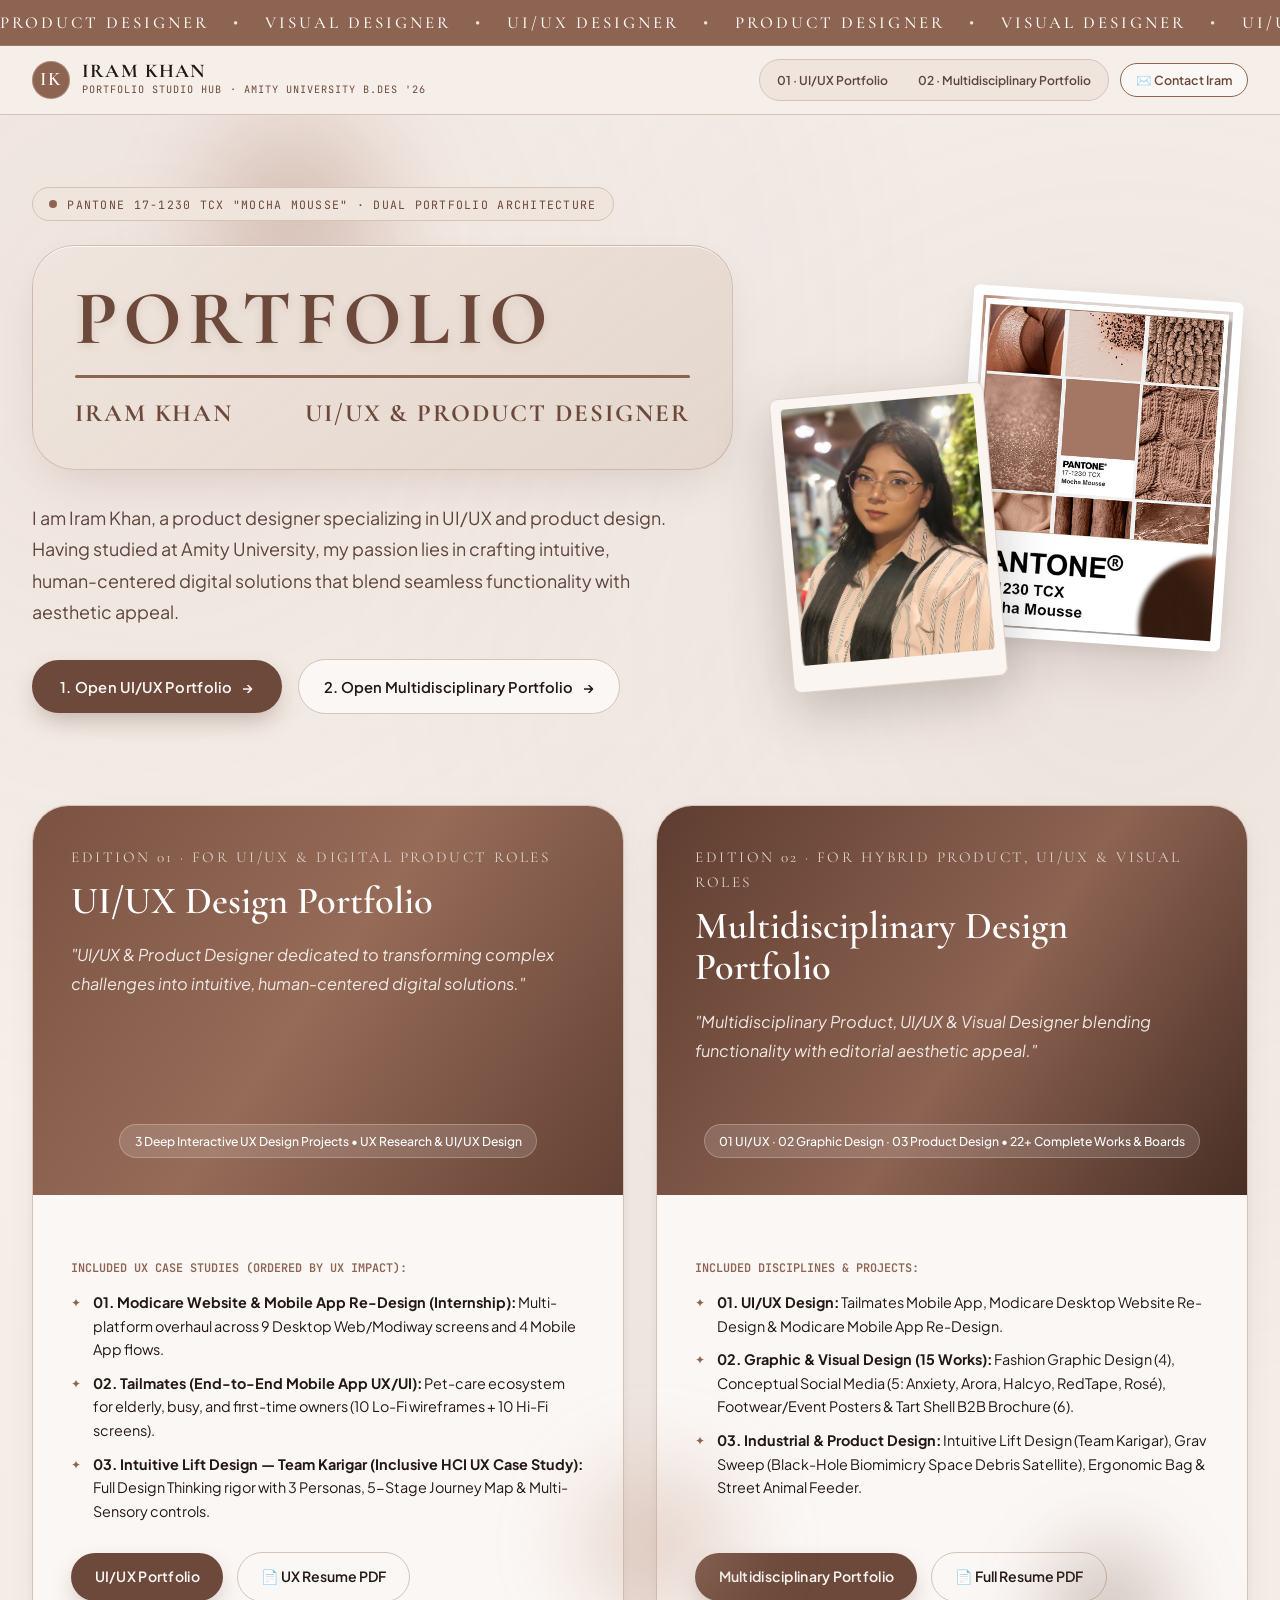
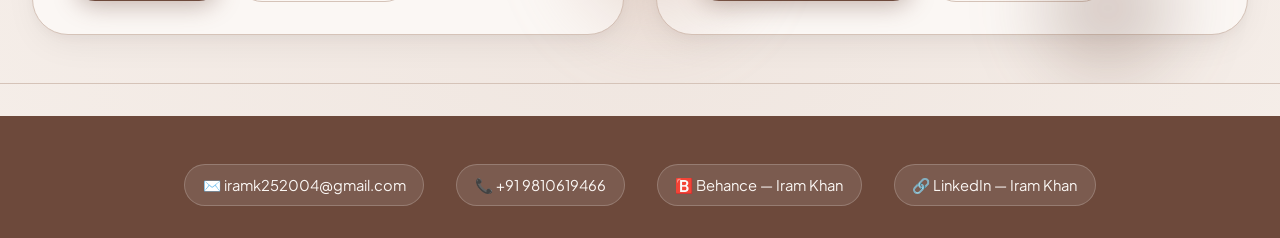
<file: index.html>
<!DOCTYPE html>
<html lang="en">
<head>
  <meta charset="UTF-8" />
  <meta name="viewport" content="width=device-width, initial-scale=1.0" />
  <title>Iram Khan — Design Portfolio Suite (UI/UX &amp; Multidisciplinary Editions)</title>
  <meta name="description" content="Official Portfolio Suite of Iram Khan — UI/UX Designer, Product Designer, and Visual Designer. Explore the UI/UX Portfolio or the Complete Multidisciplinary Portfolio." />
  <link rel="stylesheet" href="./assets/css/portfolio-system.css" />
</head>
<body>

  <!-- TOP MARQUEE RIBBON -->
  <div class="marquee-bar" aria-label="Portfolio Ticker">
    <div class="marquee-track">
      <div class="marquee-group">
        <span class="marquee-item">Product Designer <i class="butterfly-icon">•</i> Visual Designer <i class="butterfly-icon">•</i> UI/UX Designer <i class="butterfly-icon">•</i> Product Designer <i class="butterfly-icon">•</i> Visual Designer <i class="butterfly-icon">•</i> UI/UX Designer <i class="butterfly-icon">•</i> Product Designer <i class="butterfly-icon">•</i> Visual Designer <i class="butterfly-icon">•</i> UI/UX Designer <i class="butterfly-icon">•</i></span>
      </div>
      <div class="marquee-group" aria-hidden="true">
        <span class="marquee-item">Product Designer <i class="butterfly-icon">•</i> Visual Designer <i class="butterfly-icon">•</i> UI/UX Designer <i class="butterfly-icon">•</i> Product Designer <i class="butterfly-icon">•</i> Visual Designer <i class="butterfly-icon">•</i> UI/UX Designer <i class="butterfly-icon">•</i> Product Designer <i class="butterfly-icon">•</i> Visual Designer <i class="butterfly-icon">•</i> UI/UX Designer <i class="butterfly-icon">•</i></span>
      </div>
    </div>
  </div>

  <!-- HEADER -->
  <header class="site-header">
    <div class="nav-inner">
      <a href="./index.html" class="brand-identity">
        <span class="brand-monogram">IK</span>
        <div class="brand-text">
          <span class="brand-name">IRAM KHAN</span>
          <span class="brand-role-tag">Portfolio Studio Hub · Amity University B.Des '26</span>
        </div>
      </a>

      <div class="nav-actions">
        <div class="portfolio-mode-pill">
          <a href="./ui-ux-portfolio/index.html" class="mode-link">01 · UI/UX Portfolio</a>
          <a href="./multidisciplinary-portfolio/index.html" class="mode-link">02 · Multidisciplinary Portfolio</a>
        </div>
        <button type="button" data-contact-modal-open class="btn-print-pdf">✉️ Contact Iram</button>
      </div>
    </div>
  </header>

  <main>
    <section class="hero-editorial" style="padding-bottom:3rem;">
      <div class="ambient-orb ambient-orb-1"></div>
      <div class="ambient-orb ambient-orb-2"></div>
      <div class="ambient-orb ambient-orb-3"></div>

      <div class="container">
        <div class="hero-grid" style="margin-bottom:3.5rem;">
          <div class="hero-copy">
            <div class="hero-eyebrow">
              <span class="eyebrow-dot"></span>
              <span>PANTONE 17-1230 TCX "MOCHA MOUSSE" · DUAL PORTFOLIO ARCHITECTURE</span>
            </div>

            <div class="portfolio-plaque">
              <h1 class="plaque-display-title">PORTFOLIO</h1>
              <div class="plaque-divider"></div>
              <div class="plaque-subbar">
                <span>IRAM KHAN</span>
                <span>UI/UX &amp; PRODUCT DESIGNER</span>
              </div>
            </div>

            <p class="hero-lead">
              I am Iram Khan, a product designer specializing in UI/UX and product design. Having studied at Amity University, my passion lies in crafting intuitive, human-centered digital solutions that blend seamless functionality with aesthetic appeal.
            </p>

            <div class="hero-cta-row">
              <a href="./ui-ux-portfolio/index.html" class="btn-primary">
                <span>1. Open UI/UX Portfolio</span>
                <span>→</span>
              </a>
              <a href="./multidisciplinary-portfolio/index.html" class="btn-secondary">
                <span>2. Open Multidisciplinary Portfolio</span>
                <span>→</span>
              </a>
            </div>
          </div>

          <div class="hero-visual-stage">
            <div class="pantone-card-wrapper">
              <img src="./assets/extracted/pantone-mocha-card.png" alt="Pantone 17-1230 TCX Mocha Mousse" />
            </div>
            <div class="polaroid-floating-card">
              <img src="./assets/subject%20pic/IMG_20261025_223427.jpg" alt="Iram Khan Portrait" />
            </div>
          </div>
        </div>

        <!-- TWO STANDALONE PORTFOLIO LAUNCHER CARDS -->
        <div class="launcher-edition-grid">
          <!-- EDITION 01: UI/UX -->
          <div class="case-study-block">
            <div class="cs-hero-banner">
              <div>
                <span class="cs-category-label">EDITION 01 · FOR UI/UX &amp; DIGITAL PRODUCT ROLES</span>
                <h2 class="cs-title" style="font-size:2.4rem;">UI/UX Design Portfolio</h2>
                <p class="cs-summary" style="margin-bottom:0;">
                  <em>"UI/UX &amp; Product Designer dedicated to transforming complex challenges into intuitive, human-centered digital solutions."</em>
                </p>
              </div>
              <div class="cs-meta-pills">
                <span class="cs-pill">3 Deep Interactive UX Design Projects • UX Research &amp; UI/UX Design</span>
              </div>
            </div>
            <div class="cs-body">
              <div>
                <p style="font-family:var(--font-mono); font-size:0.74rem; text-transform:uppercase; color:var(--mocha-primary); margin-bottom:0.75rem; font-weight:600;">Included UX Case Studies (Ordered by UX Impact):</p>
                <ul class="ux-list" style="margin-bottom:1.75rem;">
                  <li><strong>01. Modicare Website &amp; Mobile App Re-Design (Internship):</strong> Multi-platform overhaul across 9 Desktop Web/Modiway screens and 4 Mobile App flows.</li>
                  <li><strong>02. Tailmates (End-to-End Mobile App UX/UI):</strong> Pet-care ecosystem for elderly, busy, and first-time owners (10 Lo-Fi wireframes + 10 Hi-Fi screens).</li>
                  <li><strong>03. Intuitive Lift Design — Team Karigar (Inclusive HCI UX Case Study):</strong> Full Design Thinking rigor with 3 Personas, 5-Stage Journey Map &amp; Multi-Sensory controls.</li>
                </ul>
              </div>
              <div class="launcher-cta-row">
                <a href="./ui-ux-portfolio/index.html" class="btn-primary">UI/UX Portfolio</a>
                <a href="./assets/portfolio-cv/cv/CV-%20Iram%20khan.pdf" target="_blank" rel="noopener noreferrer" class="btn-secondary">📄 UX Resume PDF</a>
              </div>
            </div>
          </div>

          <!-- EDITION 02: MULTIDISCIPLINARY -->
          <div class="case-study-block">
            <div class="cs-hero-banner" style="background:linear-gradient(125deg, #5E3D30 0%, #8D6352 55%, #482E24 100%);">
              <div>
                <span class="cs-category-label">EDITION 02 · FOR HYBRID PRODUCT, UI/UX &amp; VISUAL ROLES</span>
                <h2 class="cs-title" style="font-size:2.4rem;">Multidisciplinary Design Portfolio</h2>
                <p class="cs-summary" style="margin-bottom:0;">
                  <em>"Multidisciplinary Product, UI/UX &amp; Visual Designer blending functionality with editorial aesthetic appeal."</em>
                </p>
              </div>
              <div class="cs-meta-pills">
                <span class="cs-pill">01 UI/UX · 02 Graphic Design · 03 Product Design • 22+ Complete Works &amp; Boards</span>
              </div>
            </div>
            <div class="cs-body">
              <div>
                <p style="font-family:var(--font-mono); font-size:0.74rem; text-transform:uppercase; color:var(--mocha-primary); margin-bottom:0.75rem; font-weight:600;">Included Disciplines &amp; Projects:</p>
                <ul class="ux-list" style="margin-bottom:1.75rem;">
                  <li><strong>01. UI/UX Design:</strong> Tailmates Mobile App, Modicare Desktop Website Re-Design &amp; Modicare Mobile App Re-Design.</li>
                  <li><strong>02. Graphic &amp; Visual Design (15 Works):</strong> Fashion Graphic Design (4), Conceptual Social Media (5: Anxiety, Arora, Halcyo, RedTape, Rosé), Footwear/Event Posters &amp; Tart Shell B2B Brochure (6).</li>
                  <li><strong>03. Industrial &amp; Product Design:</strong> Intuitive Lift Design (Team Karigar), Grav Sweep (Black-Hole Biomimicry Space Debris Satellite), Ergonomic Bag &amp; Street Animal Feeder.</li>
                </ul>
              </div>
              <div class="launcher-cta-row">
                <a href="./multidisciplinary-portfolio/index.html" class="btn-primary">Multidisciplinary Portfolio</a>
                <a href="./assets/portfolio-cv/cv/CV-%20Iram%20khan.pdf" target="_blank" rel="noopener noreferrer" class="btn-secondary">📄 Full Resume PDF</a>
              </div>
            </div>
          </div>
        </div>
      </div>
    </section>
  </main>

  <footer class="site-footer" style="margin-top:2rem; padding:3rem 0 2rem;">
    <div class="container">
      <div class="footer-contact-bar" style="border-top:none; padding-top:0;">
        <a href="mailto:iramk252004@gmail.com" class="footer-contact-link">✉️ iramk252004@gmail.com</a>
        <a href="tel:+919810619466" class="footer-contact-link">📞 +91 9810619466</a>
        <a href="https://www.behance.net/iramkhan39" target="_blank" rel="noopener noreferrer" class="footer-contact-link">🅱️ Behance — Iram Khan</a>
        <a href="https://www.linkedin.com/in/iram-khan-332404249" target="_blank" rel="noopener noreferrer" class="footer-contact-link">🔗 LinkedIn — Iram Khan</a>
      </div>
    </div>
  </footer>

  <script src="./assets/js/portfolio-system.js"></script>
</body>
</html>
</file>
<file: assets/css/portfolio-system.css>
/* ==========================================================================
   IRAM KHAN — PANTONE 17-1230 TCX "MOCHA MOUSSE" EDITORIAL DESIGN SYSTEM
   Supports:
   1. /ui-ux-portfolio/ (Targeted UI/UX & Digital Product Design Portfolio)
   2. /multidisciplinary-portfolio/ (Multidisciplinary UI/UX, Graphic & Product Portfolio)
   3. /index.html (Unified Portfolio Studio Switcher & Hub)
   ========================================================================== */

@import url('https://fonts.googleapis.com/css2?family=Cormorant+Garamond:ital,wght@0,400;0,500;0,600;0,700;1,400;1,600&family=Plus+Jakarta+Sans:wght@300;400;500;600;700&family=JetBrains+Mono:wght@400;500&display=swap');

:root {
  /* Pantone 17-1230 TCX Mocha Mousse Palette */
  --mocha-primary: #8D6352;
  --mocha-deep: #6D493B;
  --mocha-darkest: #2B1E1A;
  --mocha-mousse: #A47864;
  --mocha-soft: #C49F8E;
  --mocha-tint: #DFCFC6;
  --cream-bg: #F6EFEA;
  --cream-elevated: #FBF7F4;
  --cream-card: #EFE5DD;
  --parchment-border: #D5C3B8;
  --espresso-ink: #241814;
  --espresso-muted: #5C463E;
  --espresso-subtle: #846A60;
  --terracotta-accent: #B85D43;
  --sage-accent: #4A6B5B;
  --gold-accent: #C89B57;

  /* Typography */
  --font-display: 'Cormorant Garamond', Georgia, serif;
  --font-sans: 'Plus Jakarta Sans', -apple-system, BlinkMacSystemFont, sans-serif;
  --font-mono: 'JetBrains Mono', monospace;

  /* Shadows & Radii */
  --shadow-soft: 0 12px 36px -8px rgba(43, 30, 26, 0.08), 0 4px 12px -2px rgba(43, 30, 26, 0.04);
  --shadow-elevated: 0 24px 56px -12px rgba(43, 30, 26, 0.16), 0 6px 18px -4px rgba(43, 30, 26, 0.08);
  --shadow-device: 0 28px 60px -15px rgba(28, 18, 14, 0.28), 0 0 0 1px rgba(43, 30, 26, 0.12);
  --radius-sm: 10px;
  --radius-md: 18px;
  --radius-lg: 26px;
  --radius-xl: 36px;
  --radius-pill: 999px;

  /* Layout */
  --container-max: 1320px;
  --transition-smooth: all 0.35s cubic-bezier(0.22, 1, 0.36, 1);
}

*, *::before, *::after {
  box-sizing: border-box;
  margin: 0;
  padding: 0;
}

html {
  scroll-behavior: smooth;
  font-size: 16px;
  background-color: var(--cream-bg);
  color: var(--espresso-ink);
  overflow-x: clip;
  max-width: 100vw;
}

body {
  font-family: var(--font-sans);
  background-color: var(--cream-bg);
  background-image: 
    radial-gradient(circle at 12% 18%, rgba(164, 120, 100, 0.10) 0%, transparent 42%),
    radial-gradient(circle at 88% 35%, rgba(141, 99, 82, 0.09) 0%, transparent 48%),
    radial-gradient(circle at 50% 85%, rgba(164, 120, 100, 0.08) 0%, transparent 50%);
  color: var(--espresso-ink);
  line-height: 1.65;
  overflow-x: clip;
  max-width: 100vw;
  -webkit-font-smoothing: antialiased;
}

main, section, footer {
  max-width: 100vw;
  overflow-x: clip;
}

section[id],
article[id],
.case-study-block {
  scroll-margin-top: 90px;
}

img {
  max-width: 100%;
  height: auto;
  display: block;
}

a {
  color: inherit;
  text-decoration: none;
  transition: var(--transition-smooth);
}

button {
  font-family: inherit;
  cursor: pointer;
  border: none;
  background: none;
}

.container {
  max-width: var(--container-max);
  margin: 0 auto;
  padding: 0 2rem;
}

/* ==========================================================================
   SIGNATURE MOCHA MOUSSE MARQUEE TICKER (FROM SLICE 1)
   ========================================================================== */
.marquee-bar {
  background-color: var(--mocha-primary);
  color: var(--cream-elevated);
  padding: 0.55rem 0;
  overflow: hidden;
  position: relative;
  border-bottom: 1px solid rgba(255, 255, 255, 0.14);
  z-index: 100;
}

.marquee-track {
  display: flex;
  width: max-content;
  will-change: transform;
  animation: marqueeScroll 28s linear infinite;
}

.marquee-bar:hover .marquee-track {
  animation-play-state: paused;
}

.marquee-group {
  display: flex;
  align-items: center;
  flex-shrink: 0;
}

.marquee-item {
  font-family: var(--font-display);
  font-size: 1.05rem;
  font-weight: 500;
  letter-spacing: 0.18em;
  text-transform: uppercase;
  padding-right: 1.5rem;
  display: inline-flex;
  align-items: center;
  gap: 1.5rem;
  white-space: nowrap;
  flex-shrink: 0;
}

.butterfly-icon {
  display: inline-block;
  font-style: normal;
  opacity: 0.85;
  transform: translateY(-1px);
}

@keyframes marqueeScroll {
  0% { transform: translate3d(0, 0, 0); }
  100% { transform: translate3d(-50%, 0, 0); }
}

/* ==========================================================================
   STICKY EDITORIAL NAVIGATION & PORTFOLIO SWITCHER
   ========================================================================== */
.site-header {
  position: sticky;
  top: 0;
  z-index: 950;
  background: rgba(246, 239, 234, 0.88);
  backdrop-filter: blur(16px);
  -webkit-backdrop-filter: blur(16px);
  border-bottom: 1px solid var(--parchment-border);
  transition: transform 0.3s cubic-bezier(0.22, 1, 0.36, 1), box-shadow 0.3s ease, background-color 0.3s ease;
  will-change: transform;
}

.site-header.nav-hidden {
  transform: translateY(-110%);
}

.site-header.nav-scrolled {
  transform: translateY(0);
  background: rgba(246, 239, 234, 0.96);
  box-shadow: var(--shadow-soft);
}

.nav-inner {
  max-width: var(--container-max);
  margin: 0 auto;
  padding: 0.8rem 2rem;
  display: flex;
  align-items: center;
  justify-content: space-between;
  gap: 1rem;
  flex-wrap: nowrap;
}

.brand-identity {
  display: flex;
  align-items: center;
  gap: 0.75rem;
  flex-shrink: 0;
}

.brand-monogram {
  width: 38px;
  height: 38px;
  border-radius: 50%;
  background: var(--mocha-primary);
  color: var(--cream-elevated);
  font-family: var(--font-display);
  font-size: 1.2rem;
  font-weight: 600;
  display: flex;
  align-items: center;
  justify-content: center;
  letter-spacing: 0.04em;
  box-shadow: inset 0 0 0 1px rgba(255,255,255,0.25);
}

.brand-text {
  display: flex;
  flex-direction: column;
}

.brand-name {
  font-family: var(--font-display);
  font-size: 1.22rem;
  font-weight: 700;
  letter-spacing: 0.06em;
  line-height: 1.1;
  color: var(--espresso-ink);
}

.brand-role-tag {
  font-family: var(--font-mono);
  font-size: 0.64rem;
  text-transform: uppercase;
  letter-spacing: 0.1em;
  color: var(--mocha-deep);
}

.nav-links {
  display: flex;
  align-items: center;
  gap: 0.95rem;
  list-style: none;
  flex-shrink: 0;
}

.nav-links a {
  font-size: 0.81rem;
  font-weight: 500;
  color: var(--espresso-muted);
  position: relative;
  padding: 0.25rem 0;
  white-space: nowrap;
}

.nav-links a::after {
  content: '';
  position: absolute;
  left: 0;
  bottom: 0;
  width: 0;
  height: 1.5px;
  background: var(--mocha-primary);
  transition: width 0.28s ease;
}

.nav-links a:hover,
.nav-links a.active {
  color: var(--espresso-ink);
  font-weight: 600;
}

.nav-links a:hover::after,
.nav-links a.active::after {
  width: 100%;
}

.nav-actions {
  display: flex;
  align-items: center;
  gap: 0.65rem;
}

.portfolio-mode-pill {
  display: inline-flex;
  align-items: center;
  background: var(--cream-card);
  border: 1px solid var(--parchment-border);
  border-radius: var(--radius-pill);
  padding: 0.22rem;
  gap: 0.2rem;
}

.mode-link {
  font-size: 0.76rem;
  font-weight: 600;
  padding: 0.42rem 0.85rem;
  border-radius: var(--radius-pill);
  color: var(--espresso-muted);
  transition: var(--transition-smooth);
  white-space: nowrap;
}

.mode-link.active {
  background: var(--mocha-primary);
  color: var(--cream-elevated);
  box-shadow: 0 2px 8px rgba(109, 73, 59, 0.25);
}

.mode-link:hover:not(.active) {
  color: var(--espresso-ink);
  background: rgba(164, 120, 100, 0.12);
}

.btn-print-pdf {
  display: inline-flex;
  align-items: center;
  gap: 0.45rem;
  font-size: 0.78rem;
  font-weight: 600;
  padding: 0.5rem 0.95rem;
  border-radius: var(--radius-pill);
  border: 1px solid var(--mocha-primary);
  color: var(--mocha-deep);
  background: var(--cream-elevated);
  transition: var(--transition-smooth);
}

.btn-print-pdf:hover {
  background: var(--mocha-darkest);
  color: var(--cream-elevated);
  border-color: var(--mocha-darkest);
}

/* ==========================================================================
   HERO SECTION (INSPIRED BY SLICE 1 & SLICE 2 MOCHA MOUSSE BOARD)
   ========================================================================== */
.hero-editorial {
  position: relative;
  padding: 4.5rem 0 5rem;
  overflow: hidden;
  border-bottom: 1px solid var(--parchment-border);
}

/* Soft floating Mocha Mousse ambient spheres from Slice 1 */
.ambient-orb {
  position: absolute;
  border-radius: 50%;
  filter: blur(28px);
  pointer-events: none;
  z-index: 0;
}

.ambient-orb-1 {
  width: 280px;
  height: 280px;
  background: radial-gradient(circle, rgba(164, 120, 100, 0.38) 0%, rgba(164, 120, 100, 0) 72%);
  top: -40px;
  left: 12%;
}

.ambient-orb-2 {
  width: 240px;
  height: 240px;
  background: radial-gradient(circle, rgba(196, 159, 142, 0.42) 0%, rgba(196, 159, 142, 0) 72%);
  bottom: 20px;
  left: 42%;
}

.ambient-orb-3 {
  width: 190px;
  height: 190px;
  background: radial-gradient(circle, rgba(109, 73, 59, 0.32) 0%, rgba(109, 73, 59, 0) 75%);
  bottom: -20px;
  right: 6%;
}

.hero-grid {
  position: relative;
  z-index: 1;
  display: grid;
  grid-template-columns: 1.2fr 0.8fr;
  gap: 3rem;
  align-items: center;
}

.hero-grid > *,
.cs-hero-banner > *,
.ux-narrative-grid > *,
.cv-bento-grid > *,
.toc-polaroid-grid > * {
  min-width: 0;
  max-width: 100%;
}

.hero-eyebrow {
  display: inline-flex;
  align-items: center;
  gap: 0.65rem;
  padding: 0.4rem 1rem;
  border-radius: var(--radius-pill);
  background: var(--cream-card);
  border: 1px solid var(--parchment-border);
  font-family: var(--font-mono);
  font-size: 0.72rem;
  text-transform: uppercase;
  letter-spacing: 0.11em;
  color: var(--mocha-deep);
  margin-bottom: 1.5rem;
  max-width: 100%;
}

.eyebrow-dot {
  width: 8px;
  height: 8px;
  border-radius: 50%;
  background: var(--mocha-primary);
}

/* Signature Pill Plaque from Slice 1 */
.portfolio-plaque {
  background: linear-gradient(145deg, rgba(239, 229, 221, 0.92), rgba(226, 211, 200, 0.85));
  border: 1px solid rgba(141, 99, 82, 0.28);
  border-radius: 42px;
  padding: 2.2rem 2.6rem;
  box-shadow: 
    0 20px 45px -15px rgba(109, 73, 59, 0.18),
    inset 0 1px 0 rgba(255, 255, 255, 0.7);
  margin-bottom: 2rem;
}

.plaque-display-title {
  font-family: var(--font-display);
  font-size: clamp(3.1rem, 6vw, 5.2rem);
  font-weight: 700;
  letter-spacing: 0.08em;
  line-height: 0.98;
  color: var(--mocha-deep);
  text-transform: uppercase;
  text-shadow: 0 3px 10px rgba(109, 73, 59, 0.14);
}

.plaque-divider {
  height: 2.5px;
  background: var(--mocha-primary);
  margin: 1.15rem 0 0.95rem;
  border-radius: 2px;
}

.plaque-subbar {
  display: flex;
  align-items: center;
  justify-content: space-between;
  gap: 1rem;
  flex-wrap: wrap;
  font-family: var(--font-display);
  font-size: clamp(1.15rem, 2vw, 1.55rem);
  font-weight: 700;
  letter-spacing: 0.08em;
  text-transform: uppercase;
  color: var(--mocha-deep);
}

.hero-lead {
  font-size: 1.12rem;
  color: var(--espresso-muted);
  max-width: 640px;
  margin-bottom: 2rem;
  line-height: 1.75;
}

.hero-lead strong {
  color: var(--espresso-ink);
  font-weight: 600;
}

.hero-cta-row {
  display: flex;
  align-items: center;
  gap: 1rem;
  flex-wrap: wrap;
  margin-bottom: 2.2rem;
}

.btn-primary {
  display: inline-flex;
  align-items: center;
  gap: 0.6rem;
  background: var(--mocha-deep);
  color: var(--cream-elevated);
  padding: 0.9rem 1.75rem;
  border-radius: var(--radius-pill);
  font-weight: 600;
  font-size: 0.92rem;
  letter-spacing: 0.02em;
  box-shadow: 0 10px 24px -6px rgba(109, 73, 59, 0.4);
  transition: var(--transition-smooth);
}

.btn-primary:hover {
  background: var(--mocha-darkest);
  transform: translateY(-2px);
  box-shadow: 0 14px 28px -6px rgba(43, 30, 26, 0.45);
}

.btn-secondary {
  display: inline-flex;
  align-items: center;
  gap: 0.6rem;
  background: var(--cream-elevated);
  color: var(--espresso-ink);
  padding: 0.9rem 1.6rem;
  border-radius: var(--radius-pill);
  font-weight: 600;
  font-size: 0.92rem;
  border: 1px solid var(--parchment-border);
  transition: var(--transition-smooth);
}

.btn-secondary:hover {
  border-color: var(--mocha-primary);
  background: var(--cream-card);
  transform: translateY(-2px);
}

.hero-meta-strip {
  display: grid;
  grid-template-columns: repeat(3, 1fr);
  gap: 1rem;
  padding-top: 1.5rem;
  border-top: 1px solid var(--parchment-border);
}

.meta-stat {
  display: flex;
  flex-direction: column;
}

.meta-stat-value {
  font-family: var(--font-display);
  font-size: 1.65rem;
  font-weight: 700;
  color: var(--mocha-deep);
  line-height: 1.15;
}

.meta-stat-label {
  font-size: 0.78rem;
  color: var(--espresso-muted);
  font-weight: 500;
}

/* Right Column: Pantone Swatch + Polaroid Portrait Composition */
.hero-visual-stage {
  position: relative;
  display: flex;
  align-items: center;
  justify-content: flex-end;
  min-height: 450px;
  padding-right: 1rem;
}

.pantone-card-wrapper {
  width: 270px;
  background: #fff;
  padding: 10px;
  border-radius: 6px;
  box-shadow: var(--shadow-elevated);
  transform: rotate(4deg);
  transition: var(--transition-smooth);
  position: relative;
  z-index: 2;
  cursor: pointer;
}

.pantone-card-wrapper:hover {
  transform: rotate(0deg) scale(1.03);
  z-index: 4;
}

.polaroid-floating-card {
  position: absolute;
  left: 0;
  bottom: 8px;
  width: 215px;
  z-index: 3;
  background: #FAF5F0;
  padding: 10px 10px 26px 10px;
  border-radius: 8px;
  border: 1px solid #DFD1C6;
  transform: rotate(-5deg);
  transition: var(--transition-smooth);
  filter: drop-shadow(0 18px 28px rgba(43, 30, 26, 0.24));
  cursor: pointer;
}

.polaroid-floating-card img {
  width: 100%;
  aspect-ratio: 3 / 4;
  object-fit: cover;
  object-position: center top;
  border-radius: 4px;
}

.polaroid-floating-card:hover {
  transform: rotate(0deg) scale(1.05);
  z-index: 5;
}

/* ==========================================================================
   ORNAMENTAL SECTION DIVIDERS (INSPIRED BY SLICE 4, 8, 12)
   ========================================================================== */
.section-header-ornamental {
  background: linear-gradient(90deg, var(--mocha-deep) 0%, var(--mocha-mousse) 50%, var(--mocha-deep) 100%);
  color: var(--cream-elevated);
  padding: 2.75rem 2rem;
  border-radius: var(--radius-lg);
  margin-bottom: 3rem;
  position: relative;
  overflow: hidden;
  box-shadow: var(--shadow-soft);
  display: flex;
  align-items: center;
  justify-content: space-between;
  gap: 2rem;
  flex-wrap: wrap;
}

.section-header-ornamental::before {
  content: '';
  position: absolute;
  inset: 10px;
  border: 1px solid rgba(255, 255, 255, 0.22);
  border-radius: calc(var(--radius-lg) - 6px);
  pointer-events: none;
}

.section-number-badge {
  font-family: var(--font-display);
  font-size: clamp(2.8rem, 5vw, 4.2rem);
  font-weight: 400;
  line-height: 1;
  color: rgba(255, 255, 255, 0.92);
  letter-spacing: 0.04em;
  display: flex;
  align-items: center;
  gap: 1.25rem;
}

.section-number-badge span.divider-slash {
  width: 48px;
  height: 1.5px;
  background: rgba(255, 255, 255, 0.55);
  display: inline-block;
}

.section-title-group {
  flex: 1;
  min-width: 260px;
}

.section-kicker {
  font-family: var(--font-mono);
  font-size: 0.73rem;
  text-transform: uppercase;
  letter-spacing: 0.16em;
  color: var(--mocha-tint);
  margin-bottom: 0.35rem;
  display: block;
}

.section-main-title {
  font-family: var(--font-display);
  font-size: clamp(2rem, 3.6vw, 3rem);
  font-weight: 600;
  letter-spacing: 0.03em;
  line-height: 1.1;
  color: #fff;
}

.section-subtitle {
  font-size: 0.95rem;
  color: rgba(251, 247, 244, 0.86);
  max-width: 540px;
}

/* ==========================================================================
   POLAROID TABLE OF CONTENTS CARDS (INSPIRED BY SLICE 3)
   ========================================================================== */
.toc-polaroid-section {
  padding: 3.5rem 0;
}

.toc-polaroid-grid {
  display: grid;
  grid-template-columns: repeat(3, 1fr);
  gap: 2rem;
}

.toc-polaroid-card {
  background: var(--cream-elevated);
  border: 1px solid var(--parchment-border);
  border-radius: var(--radius-md);
  padding: 1.1rem 1.1rem 1.5rem;
  box-shadow: var(--shadow-soft);
  transition: var(--transition-smooth);
  display: flex;
  flex-direction: column;
  position: relative;
}

.toc-polaroid-card:hover {
  transform: translateY(-6px) rotate(-0.5deg);
  box-shadow: var(--shadow-elevated);
  border-color: var(--mocha-primary);
}

.toc-polaroid-thumb {
  height: 220px;
  border-radius: var(--radius-sm);
  overflow: hidden;
  background: var(--mocha-darkest);
  margin-bottom: 1.15rem;
  position: relative;
}

.toc-polaroid-thumb img {
  width: 100%;
  height: 100%;
  object-fit: cover;
  transition: transform 0.5s ease;
}

.toc-polaroid-card:hover .toc-polaroid-thumb img {
  transform: scale(1.05);
}

.toc-index-tag {
  position: absolute;
  top: 12px;
  left: 12px;
  background: rgba(43, 30, 26, 0.82);
  backdrop-filter: blur(6px);
  color: var(--cream-elevated);
  font-family: var(--font-mono);
  font-size: 0.72rem;
  padding: 0.3rem 0.7rem;
  border-radius: var(--radius-pill);
  letter-spacing: 0.08em;
}

.toc-polaroid-caption {
  display: flex;
  align-items: baseline;
  justify-content: space-between;
  gap: 0.75rem;
}

.toc-polaroid-title {
  font-family: var(--font-display);
  font-size: 1.5rem;
  font-weight: 700;
  color: var(--espresso-ink);
}

.toc-polaroid-count {
  font-family: var(--font-mono);
  font-size: 0.75rem;
  color: var(--mocha-primary);
  font-weight: 500;
}

.toc-polaroid-desc {
  font-size: 0.86rem;
  color: var(--espresso-muted);
  margin-top: 0.4rem;
}

/* ==========================================================================
   CASE STUDY CONTAINER & SENIOR UX CASE STUDY ARCHITECTURE
   ========================================================================== */
.case-study-block {
  background: var(--cream-elevated);
  border: 1px solid var(--parchment-border);
  border-radius: var(--radius-xl);
  overflow: hidden;
  box-shadow: var(--shadow-soft);
  margin-bottom: 4.5rem;
}

/* Case Study Hero Banner (Matches Slice 5, 6, 7, 13, 14 warm mocha gradient) */
.cs-hero-banner {
  background: linear-gradient(125deg, #7B5242 0%, #966B58 48%, #634134 100%);
  color: var(--cream-elevated);
  padding: 3.2rem 3.2rem;
  display: grid;
  grid-template-columns: 1.05fr 0.95fr;
  gap: 2.5rem;
  align-items: center;
  position: relative;
}

.cs-hero-banner.dark-space {
  background: radial-gradient(circle at 75% 40%, #243046 0%, #10141D 65%, #090B10 100%);
}

.cs-category-label {
  font-family: var(--font-display);
  font-size: 0.95rem;
  letter-spacing: 0.16em;
  text-transform: uppercase;
  color: var(--mocha-tint);
  margin-bottom: 0.65rem;
  display: inline-flex;
  align-items: center;
  gap: 0.6rem;
}

.cs-title {
  font-family: var(--font-display);
  font-size: clamp(2.4rem, 4.2vw, 3.6rem);
  font-weight: 600;
  line-height: 1.08;
  margin-bottom: 1.2rem;
  color: #fff;
}

.cs-summary {
  font-size: 1.02rem;
  line-height: 1.75;
  color: rgba(251, 247, 244, 0.9);
  margin-bottom: 1.5rem;
}

.cs-meta-pills {
  display: flex;
  flex-wrap: wrap;
  gap: 0.6rem;
  margin-top: 1.2rem;
}

.cs-pill {
  background: rgba(255, 255, 255, 0.14);
  border: 1px solid rgba(255, 255, 255, 0.24);
  color: #fff;
  font-size: 0.76rem;
  font-weight: 500;
  padding: 0.38rem 0.9rem;
  border-radius: var(--radius-pill);
  backdrop-filter: blur(6px);
}

.cs-hero-visual {
  border-radius: var(--radius-md);
  overflow: hidden;
  box-shadow: var(--shadow-device);
  background: rgba(0, 0, 0, 0.2);
  position: relative;
}

.cs-hero-visual img {
  width: 100%;
  height: auto;
  display: block;
}

/* Case Study Body Content */
.cs-body {
  padding: 3rem 3.2rem;
}

/* Editable Impact Metrics Strip */
.cs-metrics-grid {
  display: grid;
  grid-template-columns: repeat(4, 1fr);
  gap: 1.25rem;
  margin-bottom: 2.75rem;
}

.metric-card {
  background: var(--cream-bg);
  border: 1px solid var(--parchment-border);
  border-radius: var(--radius-md);
  padding: 1.35rem 1.4rem;
  position: relative;
  transition: var(--transition-smooth);
}

.metric-card:hover {
  border-color: var(--mocha-primary);
  box-shadow: var(--shadow-soft);
}

.metric-value {
  font-family: var(--font-display);
  font-size: 2.2rem;
  font-weight: 700;
  color: var(--mocha-deep);
  line-height: 1.1;
  margin-bottom: 0.35rem;
  outline: none;
}

.metric-value[contenteditable="true"]:focus {
  background: rgba(164, 120, 100, 0.15);
  border-radius: 4px;
  padding: 0 4px;
}

.metric-label {
  font-size: 0.83rem;
  font-weight: 600;
  color: var(--espresso-ink);
  margin-bottom: 0.2rem;
}

.metric-sub {
  font-size: 0.75rem;
  color: var(--espresso-muted);
}

/* UX Case Study Analysis Grid (Problem, Audience, Challenges, Solutions) */
.ux-narrative-grid {
  display: grid;
  grid-template-columns: repeat(2, 1fr);
  gap: 1.75rem;
  margin-bottom: 2.75rem;
}

.ux-narrative-card {
  background: var(--cream-bg);
  border: 1px solid var(--parchment-border);
  border-radius: var(--radius-md);
  padding: 1.75rem;
}

.ux-narrative-card.full-span {
  grid-column: 1 / -1;
}

.ux-card-eyebrow {
  font-family: var(--font-mono);
  font-size: 0.72rem;
  text-transform: uppercase;
  letter-spacing: 0.12em;
  color: var(--mocha-primary);
  margin-bottom: 0.5rem;
  display: flex;
  align-items: center;
  gap: 0.5rem;
}

.ux-card-title {
  font-family: var(--font-display);
  font-size: 1.55rem;
  font-weight: 700;
  color: var(--espresso-ink);
  margin-bottom: 0.75rem;
  line-height: 1.2;
}

.ux-card-text {
  font-size: 0.93rem;
  color: var(--espresso-muted);
  margin-bottom: 0.9rem;
}

.ux-list {
  list-style: none;
  display: flex;
  flex-direction: column;
  gap: 0.6rem;
}

.ux-list li {
  font-size: 0.9rem;
  color: var(--espresso-ink);
  padding-left: 1.35rem;
  position: relative;
}

.ux-list li::before {
  content: '✦';
  position: absolute;
  left: 0;
  top: 1px;
  color: var(--mocha-primary);
  font-size: 0.78rem;
}

/* ==========================================================================
   DEVICE MOCKUP FRAMES (MACBOOK / DESKTOP BROWSER & IPHONE BEZELS)
   ========================================================================== */
.gallery-header-bar {
  display: flex;
  align-items: center;
  justify-content: space-between;
  gap: 1rem;
  flex-wrap: wrap;
  margin-bottom: 1.5rem;
  padding-bottom: 1rem;
  border-bottom: 1px solid var(--parchment-border);
}

.gallery-title {
  font-family: var(--font-display);
  font-size: 1.75rem;
  font-weight: 700;
  color: var(--espresso-ink);
}

.tab-switcher {
  display: inline-flex;
  background: var(--cream-card);
  border: 1px solid var(--parchment-border);
  padding: 0.25rem;
  border-radius: var(--radius-pill);
  gap: 0.25rem;
  flex-wrap: wrap;
}

.tab-btn {
  padding: 0.48rem 1.1rem;
  border-radius: var(--radius-pill);
  font-size: 0.8rem;
  font-weight: 600;
  color: var(--espresso-muted);
  transition: var(--transition-smooth);
}

.tab-btn.active {
  background: var(--mocha-deep);
  color: var(--cream-elevated);
  box-shadow: 0 3px 10px rgba(109, 73, 59, 0.22);
}

.tab-btn:hover:not(.active) {
  color: var(--espresso-ink);
}

.tab-panel {
  display: none;
}

.tab-panel.active {
  display: block;
  animation: fadeInPanel 0.35s ease;
}

@keyframes fadeInPanel {
  from { opacity: 0; transform: translateY(8px); }
  to { opacity: 1; transform: translateY(0); }
}

/* Desktop Browser Mockup Grid */
.desktop-screens-grid {
  display: grid;
  grid-template-columns: repeat(3, minmax(0, 1fr));
  gap: 1.5rem;
  align-items: stretch;
}

.desktop-mockup-card {
  background: #fff;
  border: 1px solid var(--parchment-border);
  border-radius: var(--radius-md);
  overflow: hidden;
  box-shadow: var(--shadow-soft);
  transition: var(--transition-smooth);
  display: flex;
  flex-direction: column;
  height: 100%;
  cursor: pointer;
}

.desktop-mockup-card:hover {
  transform: translateY(-6px);
  box-shadow: var(--shadow-elevated);
  border-color: var(--mocha-primary);
}

.browser-chrome {
  background: #EAE0D8;
  padding: 0.55rem 0.85rem;
  display: flex;
  align-items: center;
  gap: 0.45rem;
  border-bottom: 1px solid var(--parchment-border);
}

.chrome-dot {
  width: 9px;
  height: 9px;
  border-radius: 50%;
}

.chrome-dot.red { background: #D9776C; }
.chrome-dot.yellow { background: #E2B86B; }
.chrome-dot.green { background: #7FA982; }

.chrome-url {
  margin-left: 0.5rem;
  background: rgba(255, 255, 255, 0.75);
  border-radius: 99px;
  padding: 0.15rem 0.75rem;
  font-family: var(--font-mono);
  font-size: 0.66rem;
  color: var(--espresso-muted);
  flex: 1;
  white-space: nowrap;
  overflow: hidden;
  text-overflow: ellipsis;
}

.browser-viewport {
  width: 100%;
  height: 230px;
  overflow: hidden;
  position: relative;
  background: #f8f9fa;
  flex-shrink: 0;
}

.browser-viewport:not(.figma-macbook-viewport) img {
  width: 100% !important;
  height: 100% !important;
  object-fit: cover !important;
  object-position: center !important;
  padding: 0 !important;
  display: block;
  transition: transform 0.45s cubic-bezier(0.22, 1, 0.36, 1);
}

.desktop-mockup-card:hover .browser-viewport:not(.figma-macbook-viewport) img {
  transform: scale(1.03);
}

/* True MacBook Air Figma Frame (1280 x 832 viewport ratio with vertical scroll) */
.browser-viewport.figma-macbook-viewport {
  aspect-ratio: 1280 / 832;
  width: 100%;
  max-width: 1280px;
  height: auto !important;
  overflow-y: auto;
  overflow-x: hidden;
  background: #ffffff;
  scroll-behavior: smooth;
}

.browser-viewport.figma-macbook-viewport img {
  width: 100%;
  height: auto !important;
  max-width: 100%;
  object-fit: unset !important;
  display: block;
  transform: none !important;
}

.browser-viewport.figma-macbook-viewport::-webkit-scrollbar,
.phone-screen::-webkit-scrollbar {
  width: 5px;
}

.browser-viewport.figma-macbook-viewport::-webkit-scrollbar-thumb,
.phone-screen::-webkit-scrollbar-thumb {
  background: rgba(109, 73, 59, 0.45);
  border-radius: 99px;
}

.mockup-caption {
  padding: 1rem 1.15rem;
  background: var(--cream-elevated);
  border-top: 1px solid var(--parchment-border);
  flex: 1;
  display: flex;
  flex-direction: column;
  justify-content: space-between;
}

.mockup-caption h4 {
  font-family: var(--font-display);
  font-size: 1.2rem;
  font-weight: 700;
  color: var(--espresso-ink);
  margin-bottom: 0.25rem;
}

.mockup-caption p {
  font-size: 0.8rem;
  color: var(--espresso-muted);
}

/* Mobile Phone Bezel Grid */
.mobile-screens-grid {
  display: grid;
  grid-template-columns: repeat(5, minmax(0, 1fr));
  gap: 1.25rem;
  align-items: start;
}

.mobile-screens-grid.four-col {
  grid-template-columns: repeat(4, minmax(0, 1fr));
}

.phone-mockup-card {
  display: flex;
  flex-direction: column;
  align-items: center;
  text-align: center;
  cursor: pointer;
}

.phone-bezel {
  width: 100%;
  max-width: 220px;
  background: #1C1614;
  border-radius: 28px;
  padding: 8px;
  box-shadow: var(--shadow-device);
  border: 2px solid #3A2D28;
  transition: var(--transition-smooth);
  position: relative;
  overflow: hidden;
}

.phone-mockup-card:hover .phone-bezel {
  transform: translateY(-7px) scale(1.02);
  border-color: var(--mocha-mousse);
}

/* True Android Compact Figma Frame (412 x 917 viewport ratio with vertical scroll) */
.phone-screen {
  border-radius: 20px;
  overflow-y: auto;
  overflow-x: hidden;
  aspect-ratio: 412 / 917;
  width: 100%;
  max-width: 412px;
  height: auto !important;
  background: #fff;
  position: relative;
  scroll-behavior: smooth;
}

.phone-screen.tailmates-wireframe-screen {
  aspect-ratio: auto;
  overflow: hidden;
}

.phone-screen img {
  width: 100%;
  height: auto !important;
  object-fit: unset !important;
  display: block;
  transform: none !important;
}

.phone-step-badge {
  margin-top: 0.75rem;
  font-family: var(--font-mono);
  font-size: 0.68rem;
  text-transform: uppercase;
  letter-spacing: 0.1em;
  color: var(--mocha-primary);
  font-weight: 600;
}

.phone-step-title {
  font-family: var(--font-display);
  font-size: 1.1rem;
  font-weight: 700;
  color: var(--espresso-ink);
  line-height: 1.2;
  margin-top: 0.15rem;
}

.phone-step-desc {
  font-size: 0.76rem;
  color: var(--espresso-muted);
  margin-top: 0.15rem;
}

/* ==========================================================================
   INTUITIVE LIFT DESIGN: CUSTOM PERSONAS & 5-STAGE USER JOURNEY MAP TABLE
   ========================================================================== */
.personas-grid {
  display: grid;
  grid-template-columns: repeat(3, 1fr);
  gap: 1.5rem;
  margin-bottom: 2.5rem;
}

.persona-card {
  background: var(--cream-bg);
  border: 1px solid var(--parchment-border);
  border-radius: var(--radius-md);
  overflow: hidden;
  box-shadow: var(--shadow-soft);
  display: flex;
  flex-direction: column;
}

.persona-elevator-header {
  background: var(--mocha-darkest);
  color: var(--cream-elevated);
  padding: 0.75rem 1.25rem;
  display: flex;
  align-items: center;
  justify-content: space-between;
  border-bottom: 2px solid var(--mocha-mousse);
}

.elevator-floor-indicator {
  font-family: var(--font-mono);
  font-size: 0.75rem;
  text-transform: uppercase;
  letter-spacing: 0.12em;
  background: rgba(164, 120, 100, 0.28);
  color: #F6EFEA;
  padding: 0.2rem 0.65rem;
  border-radius: 6px;
  border: 1px solid rgba(255,255,255,0.2);
}

.persona-body {
  padding: 1.5rem;
  flex: 1;
  display: flex;
  flex-direction: column;
}

.persona-name {
  font-family: var(--font-display);
  font-size: 1.55rem;
  font-weight: 700;
  color: var(--espresso-ink);
  line-height: 1.15;
}

.persona-demographics {
  font-family: var(--font-mono);
  font-size: 0.73rem;
  color: var(--mocha-primary);
  margin-bottom: 0.85rem;
  margin-top: 0.2rem;
}

.persona-bio {
  font-size: 0.88rem;
  color: var(--espresso-muted);
  margin-bottom: 1.1rem;
  padding-bottom: 1rem;
  border-bottom: 1px dashed var(--parchment-border);
}

.persona-needs-title {
  font-size: 0.76rem;
  font-family: var(--font-mono);
  text-transform: uppercase;
  letter-spacing: 0.1em;
  color: var(--mocha-deep);
  margin-bottom: 0.5rem;
  font-weight: 600;
}

/* 5-Stage User Journey Map Table */
.journey-map-wrapper {
  background: var(--cream-bg);
  border: 1px solid var(--parchment-border);
  border-radius: var(--radius-md);
  overflow-x: auto;
  margin-bottom: 2.5rem;
  box-shadow: var(--shadow-soft);
}

.journey-table {
  width: 100%;
  border-collapse: collapse;
  min-width: 820px;
}

.journey-table th,
.journey-table td {
  padding: 1rem 1.15rem;
  text-align: left;
  vertical-align: top;
  border-bottom: 1px solid var(--parchment-border);
  border-right: 1px solid var(--parchment-border);
  font-size: 0.85rem;
}

.journey-table th:last-child,
.journey-table td:last-child {
  border-right: none;
}

.journey-table thead th {
  background: var(--mocha-deep);
  color: var(--cream-elevated);
  font-family: var(--font-display);
  font-size: 1.15rem;
  font-weight: 600;
  letter-spacing: 0.03em;
}

.journey-table thead th.row-Axis {
  background: var(--mocha-darkest);
  width: 150px;
  font-family: var(--font-mono);
  font-size: 0.72rem;
  text-transform: uppercase;
  letter-spacing: 0.12em;
}

.journey-row-label {
  background: var(--cream-card);
  font-family: var(--font-mono);
  font-size: 0.73rem;
  font-weight: 600;
  text-transform: uppercase;
  letter-spacing: 0.08em;
  color: var(--mocha-deep);
}

.journey-Painpoint {
  background: rgba(184, 93, 67, 0.06);
}

.journey-Opportunity {
  background: rgba(74, 107, 91, 0.07);
}

.expectation-tag, .reality-tag {
  display: block;
  font-size: 0.8rem;
  margin-bottom: 0.35rem;
}

.expectation-tag strong { color: var(--sage-accent); }
.reality-tag strong { color: var(--terracotta-accent); }

/* ==========================================================================
   MAIN LANDING PAGE EDITION 1 & EDITION 2 SYMMETRICAL LAUNCHER CARDS
   ========================================================================== */
.launcher-edition-grid {
  display: grid;
  grid-template-columns: repeat(2, minmax(0, 1fr));
  gap: 2rem;
  align-items: stretch;
}

.launcher-edition-grid > .case-study-block {
  margin-bottom: 0 !important;
  height: 100%;
  display: flex;
  flex-direction: column;
}

@supports (grid-template-rows: subgrid) {
  .launcher-edition-grid > .case-study-block {
    display: grid !important;
    grid-template-rows: subgrid;
    grid-row: span 2;
  }
}

.launcher-edition-grid .cs-hero-banner {
  grid-template-columns: 1fr !important;
  padding: 2.3rem 2.4rem !important;
  min-height: 236px;
  display: flex !important;
  flex-direction: column;
  justify-content: space-between;
}

.launcher-edition-grid .cs-body {
  padding: 2rem 2.4rem !important;
  flex: 1;
  display: flex;
  flex-direction: column;
  justify-content: space-between;
}

.launcher-cta-row {
  display: flex;
  align-items: center;
  gap: 0.85rem;
  flex-wrap: wrap;
  margin-top: auto;
}

.launcher-cta-row .btn-primary,
.launcher-cta-row .btn-secondary {
  min-height: 48px;
  padding: 0.78rem 1.45rem;
  font-size: 0.88rem;
  display: inline-flex;
  align-items: center;
  justify-content: center;
}

/* ==========================================================================
   GRAPHIC DESIGN GALLERY (STRICT 3-COLUMN UNIFORM GRID + TRUE-TO-SIZE LIGHTBOX)
   ========================================================================== */
.graphic-gallery-grid {
  display: grid;
  grid-template-columns: repeat(3, minmax(0, 1fr));
  gap: 1.75rem;
  align-items: stretch;
}

.graphic-card {
  background: var(--cream-elevated);
  border: 1px solid var(--parchment-border);
  border-radius: var(--radius-md);
  overflow: hidden;
  box-shadow: var(--shadow-soft);
  transition: var(--transition-smooth);
  display: flex;
  flex-direction: column;
  height: 100%;
  cursor: pointer;
}

.graphic-card.wide-span {
  grid-column: span 1 !important;
}

.graphic-card:hover {
  transform: translateY(-5px);
  box-shadow: var(--shadow-elevated);
  border-color: var(--mocha-primary);
}

.graphic-img-wrap,
.graphic-card.wide-span .graphic-img-wrap {
  background: #1E1614;
  width: 100%;
  height: 255px !important;
  aspect-ratio: unset !important;
  overflow: hidden;
  position: relative;
  display: block;
  flex-shrink: 0;
}

.graphic-img-wrap img {
  width: 100% !important;
  height: 100% !important;
  object-fit: cover !important;
  object-position: center !important;
  display: block;
  transition: transform 0.45s cubic-bezier(0.22, 1, 0.36, 1);
}

.graphic-card:hover .graphic-img-wrap img {
  transform: scale(1.03);
}

.graphic-zoom-badge {
  position: absolute;
  bottom: 12px;
  right: 12px;
  background: rgba(36, 24, 20, 0.85);
  color: #fff;
  font-family: var(--font-mono);
  font-size: 0.68rem;
  padding: 0.3rem 0.65rem;
  border-radius: var(--radius-pill);
  opacity: 0;
  transform: translateY(6px);
  transition: var(--transition-smooth);
}

.graphic-card:hover .graphic-zoom-badge {
  opacity: 1;
  transform: translateY(0);
}

.graphic-card-info {
  padding: 1.15rem 1.3rem;
  flex: 1;
  display: flex;
  flex-direction: column;
}

.graphic-card-cat {
  font-family: var(--font-mono);
  font-size: 0.68rem;
  text-transform: uppercase;
  letter-spacing: 0.12em;
  color: var(--mocha-primary);
  margin-bottom: 0.25rem;
}

.graphic-card-title {
  font-family: var(--font-display);
  font-size: 1.35rem;
  font-weight: 700;
  color: var(--espresso-ink);
  margin-bottom: 0.25rem;
}

.graphic-card-desc {
  font-size: 0.82rem;
  color: var(--espresso-muted);
}

/* ==========================================================================
   EDITORIAL BENTO CV / RESUME SECTION (MATCHING SLICE 2 BOARD)
   ========================================================================== */
.cv-bento-section {
  padding: 4rem 0;
}

.cv-bento-board {
  background: #E2D5CC;
  border: 1px solid #C6B2A5;
  border-radius: var(--radius-xl);
  padding: 3rem;
  box-shadow: var(--shadow-soft);
}

.cv-top-header {
  display: grid;
  grid-template-columns: 300px 1fr;
  gap: 2.5rem;
  align-items: center;
  margin-bottom: 2.5rem;
}

.cv-polaroid-box {
  max-width: 260px;
  margin: 0 auto;
  background: #FAF5F0;
  padding: 12px 12px 28px 12px;
  border-radius: 10px;
  border: 1px solid #DFD1C6;
  box-shadow: var(--shadow-soft);
  cursor: pointer;
}

.cv-polaroid-box img {
  width: 100%;
  aspect-ratio: 3 / 4;
  object-fit: cover;
  object-position: center top;
  border-radius: 6px;
}

.cv-header-right {
  display: flex;
  flex-direction: column;
  gap: 1.25rem;
}

.cv-name-banner {
  display: flex;
  align-items: center;
  gap: 1rem;
  flex-wrap: wrap;
}

.cv-display-name {
  font-family: var(--font-display);
  font-size: clamp(2.6rem, 4.5vw, 3.8rem);
  font-weight: 700;
  letter-spacing: 0.06em;
  color: var(--mocha-deep);
  line-height: 1;
}

.cv-tilted-badge {
  background: var(--mocha-primary);
  color: var(--cream-elevated);
  font-family: var(--font-sans);
  font-size: 0.76rem;
  font-weight: 600;
  letter-spacing: 0.12em;
  text-transform: uppercase;
  padding: 0.42rem 1rem;
  border-radius: var(--radius-pill);
  transform: rotate(-6deg);
  box-shadow: 0 4px 12px rgba(109, 73, 59, 0.25);
}

.cv-bento-grid {
  display: grid;
  grid-template-columns: 1fr 1.1fr;
  gap: 1.5rem;
}

.cv-bento-card {
  background: rgba(246, 239, 234, 0.72);
  border: 1.5px solid #6E5246;
  border-radius: 28px;
  padding: 1.75rem 2rem;
}

.cv-bento-title {
  font-family: var(--font-display);
  font-size: 1.75rem;
  font-weight: 700;
  letter-spacing: 0.06em;
  text-transform: uppercase;
  color: var(--mocha-deep);
  margin-bottom: 1.1rem;
  text-align: center;
}

/* Experience Timeline matching Slice 2 */
.exp-timeline {
  position: relative;
  padding-left: 1.75rem;
  border-left: 1.5px solid var(--mocha-primary);
  display: flex;
  flex-direction: column;
  gap: 1.5rem;
}

.exp-item {
  position: relative;
}

.exp-item::before {
  content: '';
  position: absolute;
  left: -2.2rem;
  top: 0.3rem;
  width: 13px;
  height: 13px;
  border-radius: 50%;
  background: radial-gradient(circle at 35% 35%, #C49F8E, #5A382B);
  border: 2px solid #E2D5CC;
}

.exp-date {
  font-family: var(--font-mono);
  font-size: 0.75rem;
  text-transform: uppercase;
  letter-spacing: 0.08em;
  color: var(--mocha-primary);
  font-weight: 600;
}

.exp-company {
  font-family: var(--font-display);
  font-size: 1.25rem;
  font-weight: 700;
  color: var(--espresso-ink);
  margin: 0.15rem 0;
}

.exp-role {
  font-size: 0.88rem;
  font-weight: 600;
  color: var(--mocha-deep);
  margin-bottom: 0.35rem;
}

.exp-desc {
  font-size: 0.84rem;
  color: var(--espresso-muted);
}

.software-skill-row {
  display: flex;
  align-items: center;
  gap: 1rem;
  margin-bottom: 1rem;
}

.software-icon-badge {
  width: 38px;
  height: 38px;
  border-radius: 8px;
  background: var(--mocha-soft);
  color: var(--cream-elevated);
  font-weight: 700;
  font-size: 0.9rem;
  display: flex;
  align-items: center;
  justify-content: center;
  flex-shrink: 0;
}

.pill-cloud {
  display: flex;
  flex-wrap: wrap;
  gap: 0.55rem;
}

.skill-chip {
  background: var(--cream-elevated);
  border: 1px solid var(--parchment-border);
  padding: 0.4rem 0.9rem;
  border-radius: var(--radius-pill);
  font-size: 0.83rem;
  font-weight: 500;
  color: var(--espresso-ink);
}

a.skill-chip,
.cv-contact-chip {
  display: inline-flex;
  align-items: center;
  gap: 0.45rem;
  cursor: pointer;
  transition: transform 0.25s cubic-bezier(0.22, 1, 0.36, 1), background-color 0.25s cubic-bezier(0.22, 1, 0.36, 1), color 0.25s cubic-bezier(0.22, 1, 0.36, 1), border-color 0.25s cubic-bezier(0.22, 1, 0.36, 1), box-shadow 0.25s cubic-bezier(0.22, 1, 0.36, 1);
}

a.skill-chip:hover,
.cv-contact-chip:hover {
  transform: translateY(-3px) scale(1.03);
  background-color: #2B1E1A !important;
  color: #F7F0EB !important;
  border-color: #2B1E1A !important;
  box-shadow: 0 10px 22px -4px rgba(43, 30, 26, 0.32);
}

/* ==========================================================================
   CUTE EDITORIAL "CONTACT IRAM" POP-UP MODAL
   ========================================================================== */
.contact-modal-backdrop {
  position: fixed;
  inset: 0;
  background: rgba(36, 24, 20, 0.56);
  backdrop-filter: blur(8px);
  -webkit-backdrop-filter: blur(8px);
  z-index: 10000;
  display: flex;
  align-items: center;
  justify-content: center;
  padding: 1.25rem;
  opacity: 0;
  visibility: hidden;
  pointer-events: none;
  transition: opacity 0.28s cubic-bezier(0.22, 1, 0.36, 1), visibility 0.28s cubic-bezier(0.22, 1, 0.36, 1);
}

.contact-modal-backdrop.open {
  opacity: 1;
  visibility: visible;
  pointer-events: auto;
}

.contact-modal-card {
  width: 100%;
  max-width: 420px;
  background: linear-gradient(155deg, #FBF7F4 0%, #EFE5DD 100%);
  border: 1.5px solid #C6B2A5;
  border-radius: 28px;
  padding: 1.75rem 1.75rem 1.6rem;
  box-shadow: 0 28px 64px -12px rgba(36, 24, 20, 0.35), 0 0 0 6px rgba(251, 247, 244, 0.45);
  transform: translateY(14px) scale(0.95);
  transition: transform 0.28s cubic-bezier(0.22, 1, 0.36, 1);
  position: relative;
}

.contact-modal-backdrop.open .contact-modal-card {
  transform: translateY(0) scale(1);
}

.contact-modal-header {
  display: flex;
  align-items: center;
  justify-content: space-between;
  gap: 0.85rem;
  padding-bottom: 1.1rem;
  margin-bottom: 1.15rem;
  border-bottom: 1px dashed #C6B2A5;
}

.contact-modal-brand {
  display: flex;
  align-items: center;
  gap: 0.75rem;
}

.contact-modal-monogram {
  width: 42px;
  height: 42px;
  border-radius: 50%;
  background: var(--mocha-primary);
  color: var(--cream-elevated);
  font-family: var(--font-display);
  font-size: 1.25rem;
  font-weight: 700;
  display: flex;
  align-items: center;
  justify-content: center;
  box-shadow: inset 0 0 0 1px rgba(255, 255, 255, 0.28);
  flex-shrink: 0;
}

.contact-modal-title {
  font-family: var(--font-display);
  font-size: 1.45rem;
  font-weight: 700;
  color: var(--espresso-ink);
  line-height: 1.1;
}

.contact-modal-subtitle {
  font-family: var(--font-mono);
  font-size: 0.65rem;
  text-transform: uppercase;
  letter-spacing: 0.1em;
  color: var(--mocha-deep);
  margin-top: 0.2rem;
}

.contact-modal-close {
  width: 34px;
  height: 34px;
  border-radius: 50%;
  background: var(--cream-card);
  border: 1px solid var(--parchment-border);
  color: var(--espresso-ink);
  font-size: 1.1rem;
  line-height: 1;
  display: inline-flex;
  align-items: center;
  justify-content: center;
  cursor: pointer;
  transition: all 0.22s ease;
  flex-shrink: 0;
}

.contact-modal-close:hover {
  background: #2B1E1A;
  color: #F7F0EB;
  border-color: #2B1E1A;
  transform: rotate(90deg);
}

.contact-modal-list {
  display: flex;
  flex-direction: column;
  gap: 0.7rem;
}

.contact-modal-link {
  display: flex;
  align-items: center;
  justify-content: space-between;
  gap: 0.75rem;
  padding: 0.8rem 1.05rem;
  background: #FBF7F4;
  border: 1px solid #D5C3B8;
  border-radius: 16px;
  color: var(--espresso-ink);
  font-size: 0.88rem;
  font-weight: 600;
  transition: transform 0.25s cubic-bezier(0.22, 1, 0.36, 1), background-color 0.25s cubic-bezier(0.22, 1, 0.36, 1), color 0.25s cubic-bezier(0.22, 1, 0.36, 1), border-color 0.25s cubic-bezier(0.22, 1, 0.36, 1), box-shadow 0.25s cubic-bezier(0.22, 1, 0.36, 1);
}

.contact-modal-link-left {
  display: flex;
  align-items: center;
  gap: 0.7rem;
}

.contact-modal-icon {
  width: 32px;
  height: 32px;
  border-radius: 10px;
  background: var(--cream-card);
  display: inline-flex;
  align-items: center;
  justify-content: center;
  font-size: 0.95rem;
  flex-shrink: 0;
  transition: background-color 0.25s ease;
}

.contact-modal-label {
  display: flex;
  flex-direction: column;
}

.contact-modal-kind {
  font-family: var(--font-mono);
  font-size: 0.62rem;
  text-transform: uppercase;
  letter-spacing: 0.08em;
  opacity: 0.72;
}

.contact-modal-value {
  font-size: 0.88rem;
  font-weight: 600;
}

.contact-modal-arrow {
  font-size: 0.95rem;
  opacity: 0.65;
  transition: transform 0.25s ease, opacity 0.25s ease;
}

.contact-modal-link:hover {
  transform: translateY(-3px) scale(1.03);
  background-color: #2B1E1A !important;
  color: #F7F0EB !important;
  border-color: #2B1E1A !important;
  box-shadow: 0 12px 24px -4px rgba(43, 30, 26, 0.34);
}

.contact-modal-link:hover .contact-modal-icon {
  background: rgba(255, 255, 255, 0.14);
}

.contact-modal-link:hover .contact-modal-arrow {
  transform: translateX(3px);
  opacity: 1;
}

/* ==========================================================================
   LIGHTBOX MODAL FOR FIGMA PROTOTYPES & NATIVE-RATIO BOARD INSPECTION
   ========================================================================== */
.lightbox-backdrop {
  position: fixed;
  inset: 0;
  background: rgba(24, 15, 12, 0.93);
  backdrop-filter: blur(10px);
  z-index: 9999;
  display: none;
  align-items: center;
  justify-content: center;
  padding: 1.25rem;
}

.lightbox-backdrop.open {
  display: flex;
  animation: fadeInPanel 0.25s ease;
}

.lightbox-content {
  width: fit-content;
  max-width: min(1320px, 95vw);
  max-height: 94vh;
  background: var(--cream-elevated);
  border-radius: var(--radius-lg);
  overflow: hidden;
  display: flex;
  flex-direction: column;
  box-shadow: 0 32px 80px rgba(0,0,0,0.55);
}

.lightbox-content.mode-macbook {
  width: min(1280px, 94vw);
}

.lightbox-content.mode-android {
  width: fit-content;
  max-width: min(820px, 95vw);
  max-height: 92vh;
  flex-direction: row;
  align-items: center;
  justify-content: center;
  gap: 2rem;
  padding: 1.5rem 2rem;
  background: var(--mocha-darkest);
  border: 1px solid rgba(255, 255, 255, 0.16);
  border-radius: var(--radius-xl);
}

.lightbox-content.mode-android .lightbox-topbar {
  width: 220px;
  padding: 0.5rem 0;
  background: transparent;
  flex-direction: column;
  align-items: flex-start;
  justify-content: space-between;
  gap: 1.25rem;
  align-self: stretch;
  border-right: 1px solid rgba(255, 255, 255, 0.14);
  padding-right: 1.5rem;
}

.lightbox-content.mode-android .lightbox-caption-title {
  font-size: 1.45rem;
  line-height: 1.3;
  color: var(--cream-elevated);
}

.lightbox-content.mode-board-scroll {
  width: min(1280px, 94vw);
}

.lightbox-topbar {
  padding: 0.85rem 1.35rem;
  background: var(--mocha-darkest);
  color: var(--cream-elevated);
  display: flex;
  align-items: center;
  justify-content: space-between;
  gap: 1rem;
  flex-shrink: 0;
}

.lightbox-caption-title {
  font-family: var(--font-display);
  font-size: 1.3rem;
  font-weight: 600;
  line-height: 1.2;
}

.lightbox-topbar-actions {
  display: flex;
  align-items: center;
  gap: 0.6rem;
  flex-shrink: 0;
}

.lightbox-mode-badge {
  font-family: var(--font-mono);
  font-size: 0.68rem;
  padding: 0.25rem 0.65rem;
  border-radius: 99px;
  background: rgba(255,255,255,0.14);
  color: var(--cream-elevated);
  letter-spacing: 0.06em;
}

.lightbox-close-btn {
  background: rgba(255,255,255,0.15);
  color: #fff;
  width: 36px;
  height: 36px;
  border-radius: 50%;
  font-size: 1.1rem;
  display: flex;
  align-items: center;
  justify-content: center;
  transition: var(--transition-smooth);
  border: none;
}

.lightbox-close-btn:hover {
  background: var(--terracotta-accent);
}

/* Default Native Proportion Scroll Body (Never stretches or squishes) */
.lightbox-scroll-body {
  overflow-y: auto;
  overflow-x: auto;
  padding: 1.25rem;
  background: #1C1513;
  display: block;
  text-align: center;
  max-height: calc(94vh - 62px);
}

.lightbox-scroll-body img {
  display: block;
  margin: 0 auto;
  width: auto;
  max-width: 100%;
  height: auto !important;
  max-height: calc(90vh - 96px);
  object-fit: contain;
  border-radius: 6px;
}

/* True MacBook Air (1280 x 832) Figma Prototype Scroll Mode */
.lightbox-content.mode-macbook .lightbox-scroll-body {
  width: 100%;
  aspect-ratio: 1280 / 832;
  max-height: calc(92vh - 62px);
  padding: 0;
  background: #ffffff;
  overflow-y: auto;
  overflow-x: hidden;
}

.lightbox-content.mode-macbook .lightbox-scroll-body img {
  width: 100% !important;
  max-width: 100% !important;
  height: auto !important;
  max-height: none !important;
  object-fit: unset !important;
  border-radius: 0;
}

/* True Mobile Phone (412 : 917 Ratio) Scroll Mode */
.lightbox-content.mode-android .lightbox-scroll-body {
  height: min(84vh, 780px) !important;
  aspect-ratio: 412 / 917 !important;
  width: auto !important;
  max-height: 84vh !important;
  margin: 0 !important;
  padding: 0 !important;
  background: #ffffff;
  border-radius: 28px;
  border: 8px solid #1C1614;
  overflow-y: auto;
  overflow-x: hidden;
  box-shadow: 0 24px 56px rgba(0, 0, 0, 0.52), 0 0 0 1px rgba(255, 255, 255, 0.14);
  flex-shrink: 0;
  scroll-behavior: smooth;
}

.lightbox-content.mode-android .lightbox-scroll-body::-webkit-scrollbar {
  width: 5px;
}

.lightbox-content.mode-android .lightbox-scroll-body::-webkit-scrollbar-thumb {
  background: rgba(109, 73, 59, 0.5);
  border-radius: 99px;
}

.lightbox-content.mode-android .lightbox-scroll-body img {
  width: 100% !important;
  max-width: 100% !important;
  height: auto !important;
  max-height: none !important;
  object-fit: contain !important;
  display: block !important;
  margin: 0 !important;
  border-radius: 0 !important;
}

/* True Native Proportions for Boards, Posters & Sketches (Click to Toggle Zoom) */
.lightbox-content.mode-native .lightbox-scroll-body img,
.lightbox-content.mode-board-scroll .lightbox-scroll-body img {
  width: auto !important;
  max-width: min(1220px, 100%) !important;
  height: auto !important;
  max-height: calc(88vh - 84px) !important;
  object-fit: contain !important;
  cursor: zoom-in;
}

.lightbox-content.mode-native.is-zoomed .lightbox-scroll-body img,
.lightbox-content.mode-board-scroll.is-zoomed .lightbox-scroll-body img {
  width: auto !important;
  max-width: min(1240px, 100%) !important;
  height: auto !important;
  max-height: none !important;
  object-fit: contain !important;
  cursor: zoom-out;
}

/* ==========================================================================
   CLOSING FOOTER (INSPIRED BY SLICE 15 "THANKS FOR WATCHING")
   ========================================================================== */
.site-footer {
  background: var(--mocha-deep);
  color: var(--cream-elevated);
  padding: 4.5rem 0 3rem;
  margin-top: 4rem;
  position: relative;
  overflow: hidden;
}

.footer-plaque {
  background: rgba(246, 239, 234, 0.94);
  color: var(--mocha-deep);
  border-radius: 36px;
  padding: 2.5rem 3rem;
  text-align: center;
  max-width: 780px;
  margin: 0 auto 3rem;
  box-shadow: var(--shadow-elevated);
}

.footer-plaque-kicker {
  font-family: var(--font-display);
  font-size: 1.1rem;
  letter-spacing: 0.2em;
  text-transform: uppercase;
  font-weight: 700;
}

.footer-plaque-thanks {
  font-family: var(--font-display);
  font-size: clamp(2.4rem, 5vw, 3.8rem);
  font-style: italic;
  font-weight: 600;
  margin: 0.35rem 0;
  color: var(--mocha-darkest);
}

.footer-contact-bar {
  display: flex;
  align-items: center;
  justify-content: center;
  gap: 2rem;
  flex-wrap: wrap;
  padding-top: 1.5rem;
  border-top: 1px solid rgba(255,255,255,0.18);
  font-size: 0.92rem;
}

.footer-contact-link {
  display: inline-flex;
  align-items: center;
  gap: 0.5rem;
  padding: 0.5rem 1.1rem;
  border-radius: var(--radius-pill);
  background: rgba(255,255,255,0.1);
  border: 1px solid rgba(255,255,255,0.2);
}

.footer-contact-link:hover {
  background: var(--cream-elevated);
  color: var(--mocha-darkest);
}

/* ==========================================================================
   RESPONSIVE DESIGN BREAKPOINTS
   ========================================================================== */
@media (max-width: 1080px) {
  .nav-inner {
    flex-wrap: wrap;
  }
  .hero-grid,
  .cs-hero-banner,
  .cv-top-header {
    grid-template-columns: minmax(0, 1fr);
  }
  .hero-visual-stage {
    min-height: 380px;
    justify-content: center;
    padding-right: 0;
  }
  .pantone-card-wrapper {
    margin-left: 90px;
  }
  .polaroid-floating-card {
    left: calc(50% - 210px);
  }
  .mobile-screens-grid {
    grid-template-columns: repeat(3, minmax(0, 1fr));
  }
  .mobile-screens-grid.four-col {
    grid-template-columns: repeat(2, minmax(0, 1fr));
  }
  .desktop-screens-grid,
  .graphic-gallery-grid,
  .personas-grid,
  .toc-polaroid-grid {
    grid-template-columns: repeat(2, minmax(0, 1fr));
  }
  .launcher-edition-grid {
    grid-template-columns: minmax(0, 1fr);
  }
  .launcher-edition-grid > .case-study-block {
    display: flex !important;
    flex-direction: column;
    grid-row: auto;
  }
  .cs-metrics-grid {
    grid-template-columns: repeat(2, minmax(0, 1fr));
  }
}

@media (max-width: 720px) {
  .container {
    padding: 0 1rem;
  }
  .nav-inner {
    padding: 0.65rem 1rem;
    gap: 0.5rem;
  }
  .nav-links {
    display: none;
  }
  .nav-actions {
    width: 100%;
    justify-content: space-between;
    flex-wrap: wrap;
  }
  .mode-link {
    font-size: 0.7rem;
    padding: 0.35rem 0.65rem;
  }
  .btn-print-pdf {
    font-size: 0.7rem;
    padding: 0.38rem 0.7rem;
  }
  .hero-editorial {
    padding: 2.2rem 0 3rem;
  }
  .hero-eyebrow {
    font-size: 0.64rem;
    padding: 0.35rem 0.75rem;
    line-height: 1.35;
    white-space: normal;
  }
  .portfolio-plaque {
    padding: 1.35rem 1.2rem;
    border-radius: 26px;
  }
  .plaque-display-title {
    font-size: 2.35rem;
    letter-spacing: 0.04em;
  }
  .plaque-subbar {
    font-size: 0.92rem;
    flex-direction: column;
    align-items: flex-start;
    gap: 0.25rem;
  }
  .hero-meta-strip {
    grid-template-columns: minmax(0, 1fr);
    gap: 0.85rem;
  }
  .hero-visual-stage {
    min-height: 310px;
  }
  .pantone-card-wrapper {
    width: 195px;
    margin-left: 60px;
  }
  .polaroid-floating-card {
    width: 155px;
    left: calc(50% - 155px);
  }
  .ux-narrative-grid,
  .launcher-edition-grid,
  .graphic-gallery-grid,
  .cv-bento-grid,
  .desktop-screens-grid,
  .desktop-screens-grid.figma-macbook-grid,
  .native-boards-grid,
  .personas-grid,
  .toc-polaroid-grid,
  .cs-metrics-grid {
    grid-template-columns: minmax(0, 1fr);
  }
  .mobile-screens-grid,
  .mobile-screens-grid.four-col {
    grid-template-columns: repeat(2, minmax(0, 1fr));
    gap: 0.85rem;
  }
  .graphic-card.wide-span {
    grid-column: span 1;
  }
  .cs-hero-banner,
  .cs-body,
  .cv-bento-board {
    padding: 1.5rem 1.15rem;
  }
}

/* ==========================================================================
   PRINT / PDF EXPORT MODE (@media print)
   ========================================================================== */
@media print {
  body {
    background: #F6EFEA !important;
    -webkit-print-color-adjust: exact !important;
    print-color-adjust: exact !important;
  }
  .site-header,
  .btn-print-pdf,
  .lightbox-backdrop {
    display: none !important;
  }
  .tab-panel {
    display: block !important;
    margin-bottom: 2rem;
  }
  .case-study-block,
  .cv-bento-board,
  .persona-card {
    break-inside: avoid;
    box-shadow: none !important;
  }
}
</file>
